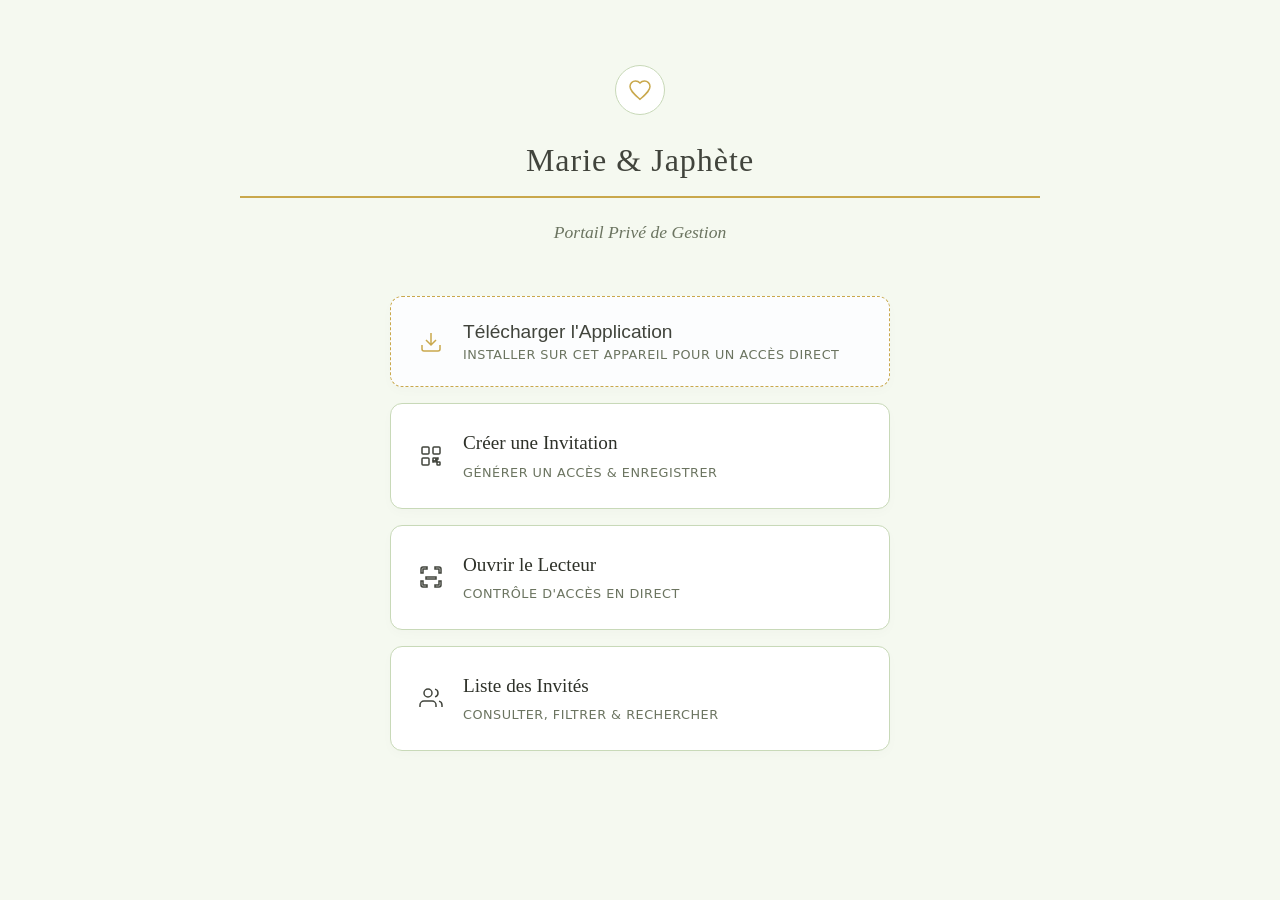
<file: index.html>
<!DOCTYPE html>
<html lang="fr">
<head>
  <meta charset="UTF-8">
  <meta name="viewport" content="width=device-width, initial-scale=1.0">
  <title>Mariage de Marie & Japhète</title>
  <link rel="stylesheet" href="style.css">
  <link rel="manifest" href="manifest.json">
  <meta name="theme-color" content="#2b2d27">
  <meta name="apple-mobile-web-app-capable" content="yes">
  <meta name="apple-mobile-web-app-status-bar-style" content="black-translucent">
  
  <style>
    .brand-header { text-align: center; margin-bottom: 50px; }
    .brand-logo-container {
      width: 50px; height: 50px; margin: 0 auto 20px auto;
      display: flex; align-items: center; justify-content: center;
      border: 1px solid var(--border); border-radius: 50%; background: white; color: var(--gold);
    }
    .nav-container { max-width: 500px; margin: 0 auto; display: flex; flex-direction: column; gap: 16px; }
    .btn-large {
      display: flex; align-items: center; justify-content: flex-start; gap: 20px;
      text-decoration: none; background: white; color: var(--dark); border: 1px solid var(--border);
      padding: 24px 28px; font-size: 1.2rem; border-radius: 12px;
      transition: all 0.3s cubic-bezier(0.16, 1, 0.3, 1);
      box-shadow: 0 4px 12px rgba(65, 68, 60, 0.02);
      cursor: pointer;
      width: 100%;
      box-sizing: border-box;
    }
    .btn-large:hover {
      border-color: var(--gold); background: var(--light); transform: translateY(-2px);
      box-shadow: 0 10px 20px rgba(65, 68, 60, 0.05);
    }
    .btn-large-text { display: flex; flex-direction: column; align-items: flex-start; text-align: left; }
    .btn-large-title { font-size: 1.2rem; color: var(--text); }
    .btn-large-subtitle {
      font-size: 0.8rem; color: var(--muted); font-family: system-ui, -apple-system, sans-serif;
      margin-top: 4px; text-transform: uppercase; letter-spacing: 0.5px;
    }
    .icon-bootstrap { width: 24px; height: 24px; fill: none; stroke: var(--dark); stroke-width: 1.5; flex-shrink: 0; transition: stroke 0.3s; }
    .btn-large:hover .icon-bootstrap { stroke: var(--gold); }

    /* Rendu initial visible pour éviter les sauts d'interface sur Android */
    .btn-install-pwa {
      display: flex;
      border: 1px dashed var(--gold);
      background: #fcfdfe;
    }
    .btn-install-pwa:hover {
      background: #f9fbf7;
    }
  </style>
</head>
<body>

  <div class="container" style="margin-top: 5vh;">
    
    <div class="brand-header">
      <div class="brand-logo-container">
        <svg class="icon-bootstrap" style="stroke: var(--gold);" viewBox="0 0 24 24">
          <path d="M12 21.35l-1.45-1.32C5.4 15.36 2 12.28 2 8.5 2 5.42 4.42 3 7.5 3c1.74 0 3.41.81 4.5 2.09C13.09 3.81 14.76 3 16.5 3 19.58 3 22 5.42 22 8.5c0 3.78-3.4 6.86-8.55 11.54L12 21.35z"/>
        </svg>
      </div>
      <h1>Marie & Japhète</h1>
      <h2 style="font-style: italic; font-size: 1.1rem; color: var(--muted); margin-top: 5px;">Portail Privé de Gestion</h2>
    </div>

    <div class="nav-container">
      
      <button id="pwaInstallBtn" class="btn-large btn-install-pwa">
        <svg class="icon-bootstrap" viewBox="0 0 24 24" style="stroke: var(--gold);">
          <path d="M21 15v4a2 2 0 0 1-2 2H5a2 2 0 0 1-2-2v-4M7 10l5 5 5-5M12 15V3"/>
        </svg>
        <div class="btn-large-text">
          <span class="btn-large-title" style="color: var(--dark);">Télécharger l'Application</span>
          <span class="btn-large-subtitle" id="pwaSubtitle">Installer sur cet appareil pour un accès direct</span>
        </div>
      </button>
      
      <a href="générateur.html" class="btn-large">
        <svg class="icon-bootstrap" viewBox="0 0 24 24">
          <rect x="3" y="3" width="7" height="7" rx="1"/><rect x="14" y="3" width="7" height="7" rx="1"/>
          <rect x="3" y="14" width="7" height="7" rx="1"/><rect x="14" y="14" width="3" height="3" rx="0.5"/>
          <rect x="18" y="18" width="3" height="3" rx="0.5"/>
          <path d="M14 17h1v1h-1zm3 0h1v1h-1zm1-3h1v1h-1zm-1 1h1v1h-1z"/>
        </svg>
        <div class="btn-large-text">
          <span class="btn-large-title">Créer une Invitation</span>
          <span class="btn-large-subtitle">Générer un accès & enregistrer</span>
        </div>
      </a>

      <a href="lecteur.html" class="btn-large">
        <svg class="icon-bootstrap" viewBox="0 0 24 24">
          <path d="M4 4h4V2H4a2 2 0 0 0-2 2v4h2V4zm16-2h-4v2h4v4h2V4a2 2 0 0 0-2-2zM4 20h4v2H4a2 2 0 0 1-2-2v-4h2v4zm16 2h-4v-2h4v-4h2v4a2 2 0 0 1-2 2zM7 12h10v2H7z"/>
        </svg>
        <div class="btn-large-text">
          <span class="btn-large-title">Ouvrir le Lecteur</span>
          <span class="btn-large-subtitle">Contrôle d'accès en direct</span>
        </div>
      </a>

      <a href="invités.html" class="btn-large">
        <svg class="icon-bootstrap" viewBox="0 0 24 24">
          <path d="M17 21v-2a4 4 0 0 0-4-4H5a4 4 0 0 0-4 4v2"></path>
          <circle cx="9" cy="7" r="4"></circle>
          <path d="M23 21v-2a4 4 0 0 0-3-3.87"></path>
          <path d="M16 3.13a4 4 0 0 1 0 7.75"></path>
        </svg>
        <div class="btn-large-text">
          <span class="btn-large-title">Liste des Invités</span>
          <span class="btn-large-subtitle">Consulter, filtrer & rechercher</span>
        </div>
      </a>

    </div>
  </div>

  <script>
    // 1. Enregistrement optimisé du Service Worker avec mise à jour forcée
    if ("serviceWorker" in navigator) {
      window.addEventListener("load", () => {
        navigator.serviceWorker.register("./sw.js")
          .then((reg) => {
            console.log("PWA Active :", reg.scope);
            // Force la mise à jour du manifest s'il y a des changements d'icônes récents
            reg.update();
          })
          .catch((err) => console.error("Erreur PWA :", err));
      });
    }

    // 2. Gestion intelligente et multi-compatible de l'installation
    let differePrompt;
    const btnInstall = document.getElementById("pwaInstallBtn");
    const pwaSubtitle = document.getElementById("pwaSubtitle");

    // Masquage immédiat si l'application est lancée depuis l'icône du téléphone (Standalone)
    const verificationModeAutonome = () => {
      if (window.matchMedia('(display-mode: standalone)').matches || navigator.standalone) {
        btnInstall.style.display = "none";
        return true;
      }
      return false;
    };
    
    verificationModeAutonome();

    // Capture de l'événement natif d'installation (Chrome, Edge, Samsung Internet)
    window.addEventListener("beforeinstallprompt", (e) => {
      e.preventDefault();
      differePrompt = e;
      btnInstall.style.display = "flex";
      pwaSubtitle.innerText = "Installer sur cet appareil pour un accès direct";
    });

    btnInstall.addEventListener("click", async () => {
      if (verificationModeAutonome()) return;

      // Si le prompt natif est prêt, on l'exécute
      if (differePrompt) {
        differePrompt.prompt();
        const { outcome } = await differePrompt.userChoice;
        console.log(`Choix utilisateur : ${outcome}`);
        differePrompt = null;
        if (outcome === 'accepted') btnInstall.style.display = "none";
      } 
      // FALLBACK ANDROID (Si les icônes chargent mal ou si la version Android restreint le prompt automatique)
      else {
        alert("Installation manuelle : Cliquez sur les 3 petits points en haut à droite de votre navigateur (Menu), puis sélectionnez 'Ajouter à l'écran d'accueil' ou 'Installer l'application'.");
      }
    });

    // Événement déclenché dès que l'installation réussit
    window.addEventListener("appinstalled", () => {
      btnInstall.style.display = "none";
      differePrompt = null;
      alert("Félicitations ! L'application est maintenant installée sur votre appareil.");
    });
  </script>

</body>
</html>
</file>
<file: style.css>
/* style.css */
:root {
  --dark:   #41443c;
  --light:  #e9f6de;
  --accent: #a4b38f;
  --cream:  #f5f9f0;
  --border: #c8d9b8;
  --text:   #2e3129;
  --muted:  #6b7460;
  --gold:   #c9a84c;
}

* { 
  box-sizing: border-box; 
  margin: 0; 
  padding: 0; 
}

body {
  font-family: 'Georgia', serif;
  background: var(--cream);
  color: var(--text);
  line-height: 1.6;
  padding: 20px;
}

.container {
  max-width: 800px;
  margin: 0 auto;
}

h1, h2 {
  text-align: center;
  color: var(--dark);
  margin-bottom: 20px;
  font-weight: normal;
}

h1 {
  border-bottom: 2px solid var(--gold);
  padding-bottom: 10px;
  letter-spacing: 1px;
}

.section {
  background: white;
  padding: 30px;
  border-radius: 8px;
  border: 1px solid var(--border);
  margin-bottom: 30px;
  box-shadow: 0 4px 6px rgba(0,0,0,0.02);
}

/* Accueil : Les 2 Gros Boutons */
.nav-container {
  display: flex;
  flex-direction: column;
  gap: 20px;
  margin-top: 40px;
}

.btn-large {
  display: block;
  text-align: center;
  text-decoration: none;
  background: white;
  color: var(--dark);
  border: 2px solid var(--border);
  padding: 35px 20px;
  font-size: 1.5rem;
  border-radius: 12px;
  cursor: pointer;
  transition: all 0.3s ease;
  box-shadow: 0 4px 10px rgba(0,0,0,0.02);
}

.btn-large:hover {
  border-color: var(--gold);
  background: var(--light);
  transform: translateY(-3px);
}

/* Formulaires et Boutons standards */
.form-group {
  margin-bottom: 15px;
}

label {
  display: block;
  margin-bottom: 5px;
  color: var(--muted);
  font-size: 0.9rem;
}

input, select {
  width: 100%;
  padding: 10px;
  border: 1px solid var(--border);
  border-radius: 4px;
  font-family: 'Georgia', serif;
  background: var(--cream);
  color: var(--text);
}

input:focus {
  outline: none;
  border-color: var(--gold);
}

.btn-submit {
  width: 100%;
  padding: 12px;
  background: var(--dark);
  color: var(--cream);
  border: none;
  border-radius: 4px;
  font-family: 'Georgia', serif;
  font-size: 1rem;
  cursor: pointer;
  transition: background 0.3s;
}

.btn-submit:hover {
  background: var(--muted);
}

.btn-back {
  display: inline-block;
  margin-bottom: 20px;
  color: var(--muted);
  text-decoration: none;
  font-size: 0.9rem;
}

.btn-back:hover {
  color: var(--gold);
}

/* Zone QR Code */
#qrcode {
  display: flex;
  justify-content: center;
  margin-top: 20px;
  padding: 10px;
}

/* Lecteur */
#reader {
  width: 100%;
  max-width: 500px;
  margin: 0 auto;
  border: 1px solid var(--border) !important;
  border-radius: 8px;
  overflow: hidden;
}

/* Ticket d'invitation stylisé */
.ticket {
  display: none;
  background: white;
  border: 2px solid var(--gold);
  border-radius: 12px;
  padding: 25px;
  margin-top: 20px;
  text-align: center;
  position: relative;
  box-shadow: 0 10px 20px rgba(0,0,0,0.05);
}

.ticket::before {
  content: "✨";
  display: block;
  font-size: 1.5rem;
  margin-bottom: 10px;
}

.ticket-title {
  font-size: 0.8rem;
  text-transform: uppercase;
  letter-spacing: 2px;
  color: var(--gold);
  margin-bottom: 15px;
}

.guest-name {
  font-size: 1.8rem;
  color: var(--dark);
  margin-bottom: 5px;
}

.guest-category {
  font-style: italic;
  color: var(--muted);
  margin-bottom: 20px;
  font-size: 1rem;
}

.table-info {
  display: flex;
  justify-content: space-around;
  border-top: 1px dashed var(--border);
  padding-top: 15px;
  margin-top: 15px;
}

.info-block span {
  display: block;
  font-size: 0.8rem;
  color: var(--muted);
}

.info-block strong {
  font-size: 1.2rem;
  color: var(--dark);
}

/* Styles spécifiques pour le module Invités */
.search-filter-bar {
  display: flex;
  gap: 15px;
  margin-bottom: 25px;
}

@media (max-width: 600px) {
  .search-filter-bar { flex-direction: column; }
}

.table-wrapper {
  width: 100%;
  overflow-x: auto;
  background: white;
  border: 1px solid var(--border);
  border-radius: 8px;
}

.premium-table {
  width: 100%;
  border-collapse: collapse;
  text-align: left;
  font-size: 0.95rem;
}

.premium-table th {
  background: var(--dark);
  color: var(--cream);
  padding: 14px 18px;
  font-weight: normal;
  text-transform: uppercase;
  font-size: 0.8rem;
  letter-spacing: 1px;
}

.premium-table td {
  padding: 14px 18px;
  border-bottom: 1px solid var(--cream);
  color: var(--text);
}

.premium-table tr:last-child td {
  border-bottom: none;
}

.premium-table tr:hover td {
  background: #fcfdfe;
}

.category-pill {
  display: inline-block;
  font-size: 0.75rem;
  padding: 3px 10px;
  border-radius: 12px;
  background: var(--light);
  color: var(--dark);
  border: 1px solid var(--border);
}
</file>
